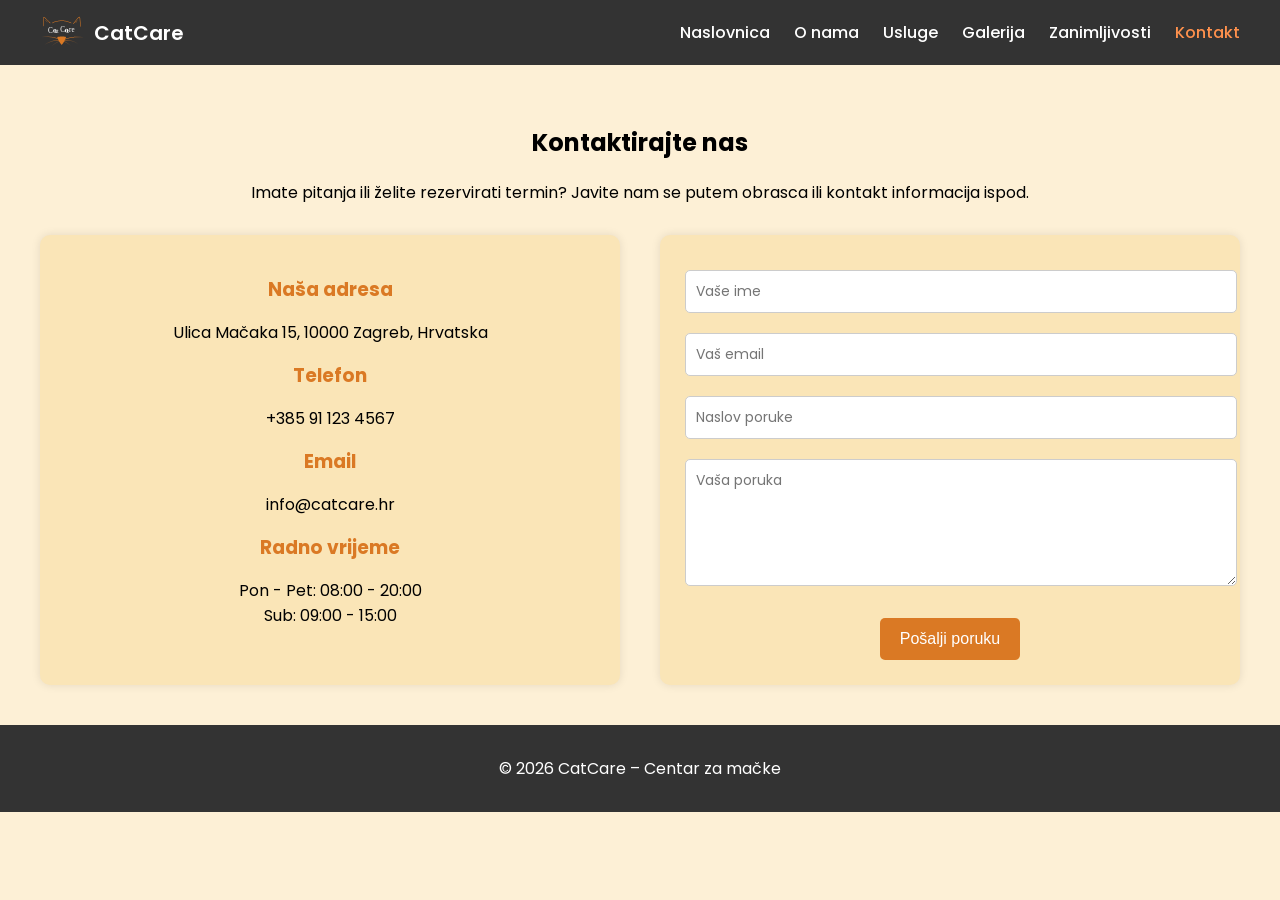
<file: kontakt.html>
<!DOCTYPE html>
<html lang="hr">

<head>
    <meta charset="UTF-8">
    <meta name="viewport" content="width=device-width, initial-scale=1.0">
    <title>Kontakt - CatCare - Centar za mačke</title>
    <link rel="stylesheet" href="style.css">
    <link href="https://fonts.googleapis.com/css2?family=Poppins&display=swap" rel="stylesheet">
</head>

<body>

    <header>
        <div class="container">
            <div class="logo">
                <a href="index.html">
                    <img src="images/logo.svg" alt="CatCare logo" height="35">
                    <span>CatCare</span>
                </a>
            </div>

            <button class="nav-toggle" id="navToggle">☰</button>

            <nav id="navMenu">
                <a href="index.html">Naslovnica</a>
                <a href="onama.html">O nama</a>
                <a href="usluge.html">Usluge</a>
                <a href="galerija.html">Galerija</a>
                <a href="zanimljivosti.html">Zanimljivosti</a>
                <a href="kontakt.html" class="active">Kontakt</a>
            </nav>
        </div>
    </header>

    <section class="contact-section">
        <h1>Kontaktirajte nas</h1>
        <p class="intro">Imate pitanja ili želite rezervirati termin? Javite nam se putem obrasca ili kontakt
            informacija ispod.</p>

        <div class="contact-container">
            <div class="contact-info">
                <h3>Naša adresa</h3>
                <p>Ulica Mačaka 15, 10000 Zagreb, Hrvatska</p>
                <h3>Telefon</h3>
                <p>+385 91 123 4567</p>
                <h3>Email</h3>
                <p>info@catcare.hr</p>
                <h3>Radno vrijeme</h3>
                <p>Pon - Pet: 08:00 - 20:00<br>Sub: 09:00 - 15:00</p>
            </div>

            <form class="contact-form">
                <input type="text" name="name" placeholder="Vaše ime" required>
                <input type="email" name="email" placeholder="Vaš email" required>
                <input type="text" name="subject" placeholder="Naslov poruke" required>
                <textarea name="message" placeholder="Vaša poruka" rows="5" required></textarea>
                <button type="submit" class="btn">Pošalji poruku</button>
            </form>
        </div>

    </section>

    <footer>
        <p>© 2026 CatCare – Centar za mačke</p>
    </footer>

    <button id="scrollTopBtn">⬆</button>
    <script src="script.js"></script>
</body>

</html>
</file>
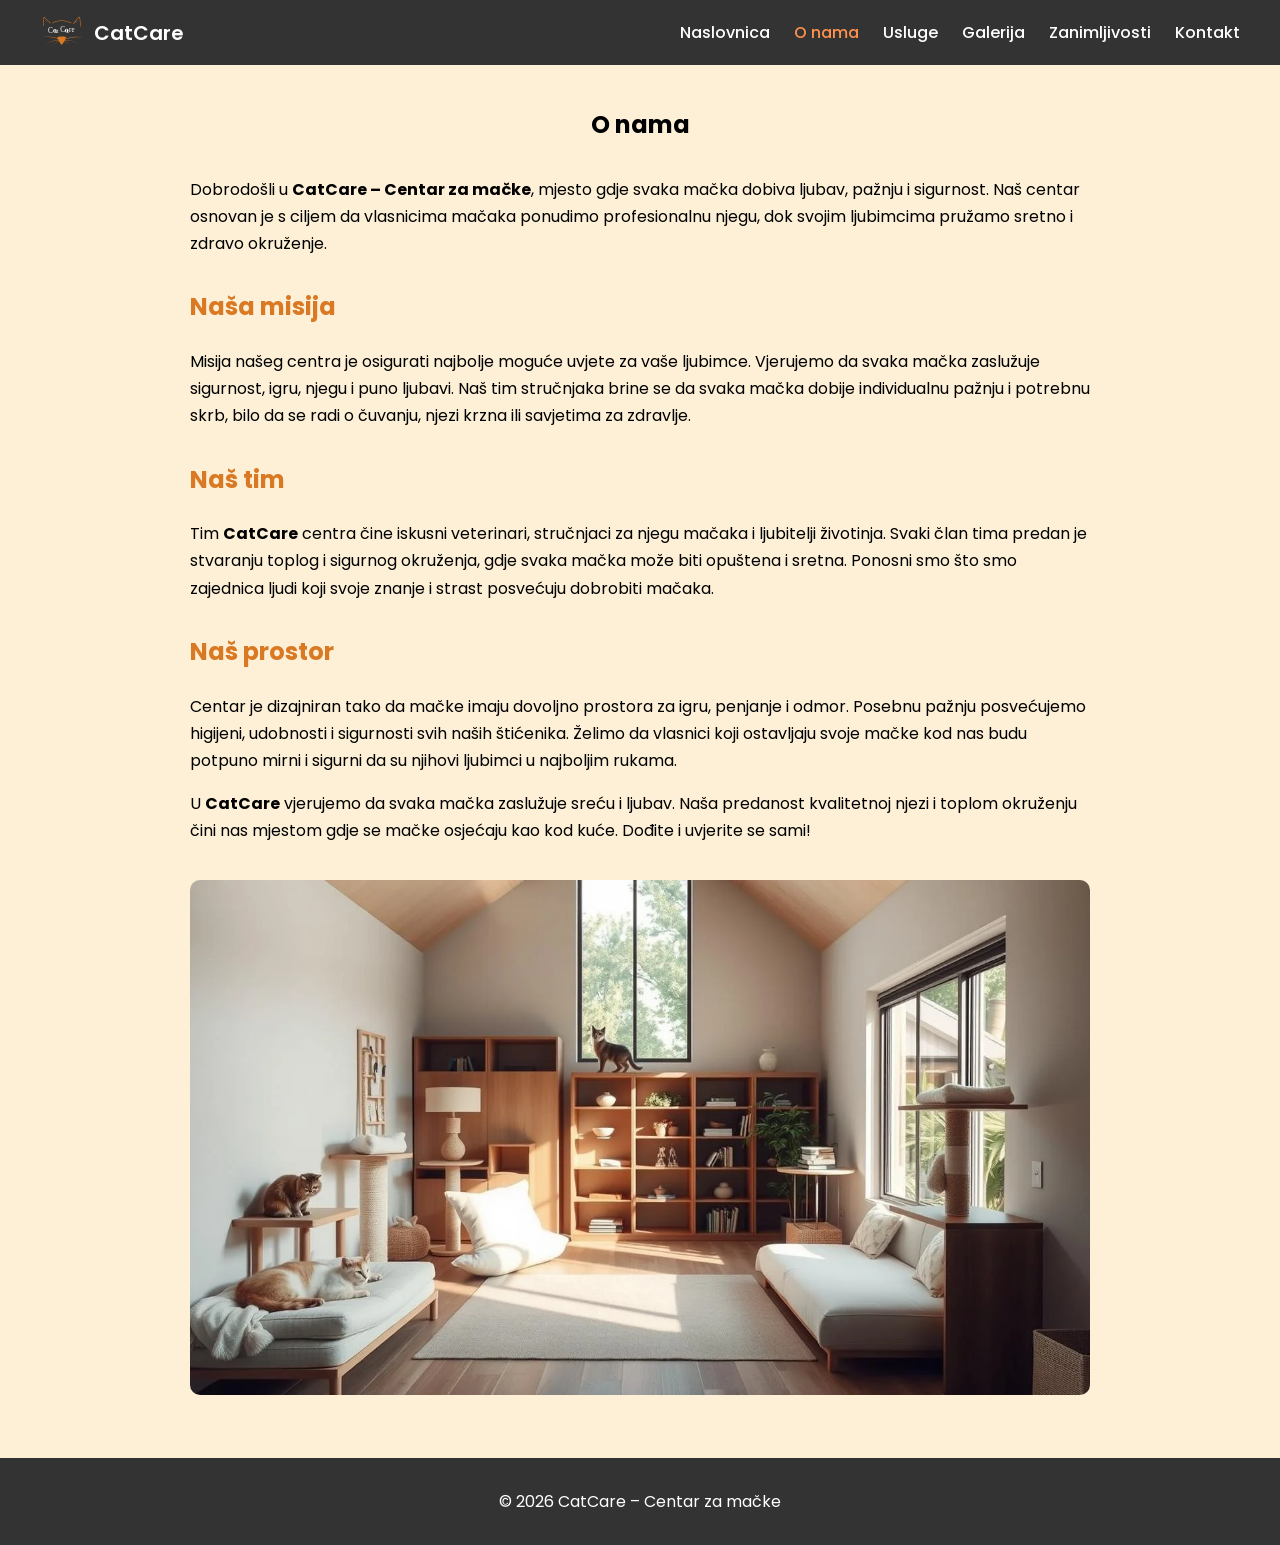
<file: onama.html>
<!DOCTYPE html>
<html lang="hr">

<head>
    <meta charset="UTF-8">
    <meta name="viewport" content="width=device-width, initial-scale=1.0">
    <title>O nama - CatCare - Centar za mačke</title>
    <link rel="stylesheet" href="style.css">
    <link href="https://fonts.googleapis.com/css2?family=Poppins&display=swap" rel="stylesheet">
</head>

<body>

    <header>

        <div class="container">

            <div class="logo">
                <a href="index.html">
                    <img src="images/logo.svg" alt="CatCare logo" height="35">
                    <span>CatCare</span>
                </a>
            </div>

            <button class="nav-toggle" id="navToggle">
                ☰
            </button>

            <nav id="navMenu">
                <a href="index.html">Naslovnica</a>
                <a href="onama.html" class="active">O nama</a>
                <a href="usluge.html">Usluge</a>
                <a href="galerija.html">Galerija</a>
                <a href="zanimljivosti.html">Zanimljivosti</a>
                <a href="kontakt.html">Kontakt</a>
            </nav>

        </div>

    </header>

    <section class="interesting">

        <h1>O nama</h1>

        <p class="intro">
            Dobrodošli u <strong>CatCare – Centar za mačke</strong>, mjesto gdje svaka mačka dobiva ljubav, pažnju i
            sigurnost.
            Naš centar osnovan je s ciljem da vlasnicima mačaka ponudimo profesionalnu njegu, dok svojim ljubimcima
            pružamo
            sretno i zdravo okruženje.
        </p>

        <h2>Naša misija</h2>
        <p>
            Misija našeg centra je osigurati najbolje moguće uvjete za vaše ljubimce. Vjerujemo da svaka mačka zaslužuje
            sigurnost, igru, njegu i puno ljubavi. Naš tim stručnjaka brine se da svaka mačka dobije individualnu pažnju
            i potrebnu skrb, bilo da se radi o čuvanju, njezi krzna ili savjetima za zdravlje.
        </p>

        <h2>Naš tim</h2>
        <p>
            Tim <strong>CatCare</strong> centra čine iskusni veterinari, stručnjaci za njegu mačaka i ljubitelji
            životinja.
            Svaki član tima predan je stvaranju toplog i sigurnog okruženja, gdje svaka mačka može biti opuštena i
            sretna.
            Ponosni smo što smo zajednica ljudi koji svoje znanje i strast posvećuju dobrobiti mačaka.
        </p>

        <h2>Naš prostor</h2>
        <p>
            Centar je dizajniran tako da mačke imaju dovoljno prostora za igru, penjanje i odmor.
            Posebnu pažnju posvećujemo higijeni, udobnosti i sigurnosti svih naših štićenika.
            Želimo da vlasnici koji ostavljaju svoje mačke kod nas budu potpuno mirni i sigurni da su njihovi ljubimci u
            najboljim rukama.
        </p>

        <p class="zakljucak">
            U <strong>CatCare</strong> vjerujemo da svaka mačka zaslužuje sreću i ljubav. Naša predanost kvalitetnoj
            njezi i
            toplom okruženju čini nas mjestom gdje se mačke osjećaju kao kod kuće. Dođite i uvjerite se sami!
        </p>

        <!-- Fotografija centra -->
        <img src="images/centar.webp" alt="Fotografija CatCare centra"
            style="width:100%; border-radius:10px; margin-top:20px;">

    </section>

    <footer>
        <p>© 2026 CatCare – Centar za mačke</p>
    </footer>

    <button id="scrollTopBtn">⬆</button>

    <script src="script.js"></script>

</body>

</html>
</file>
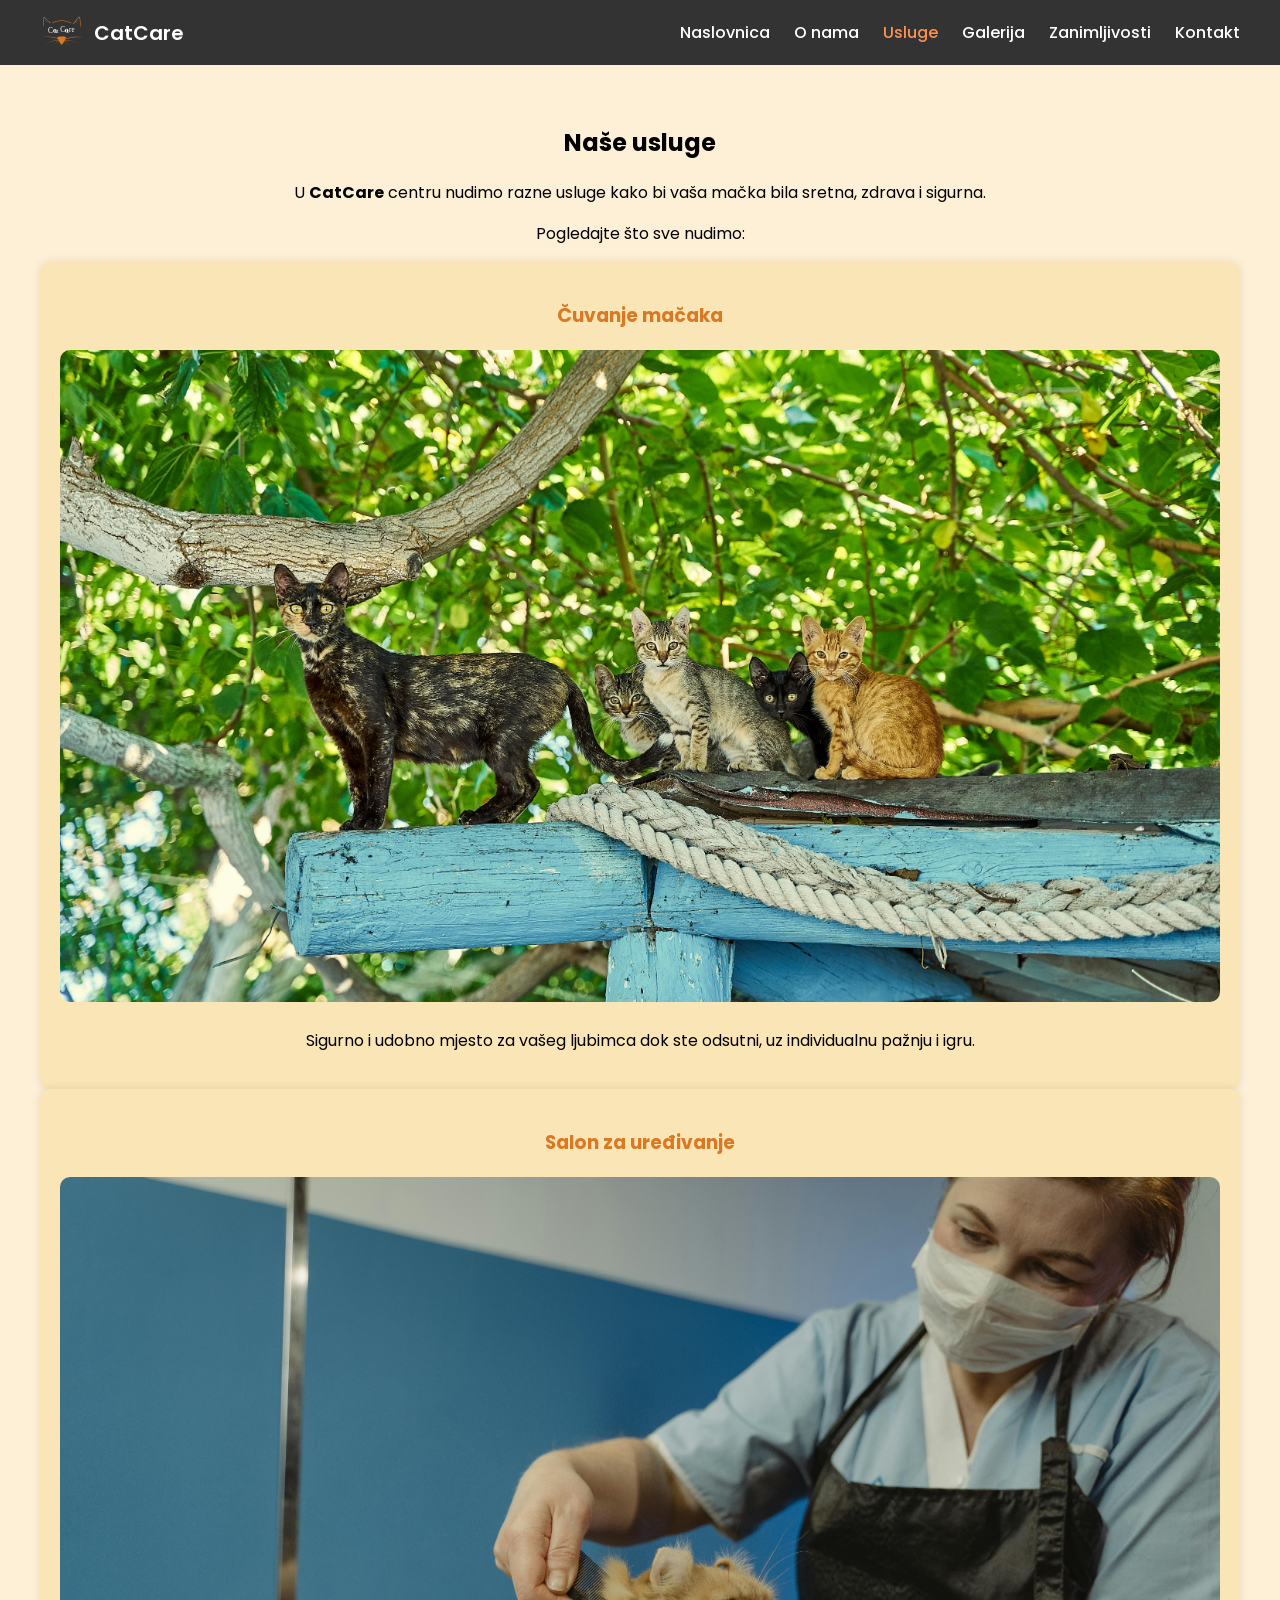
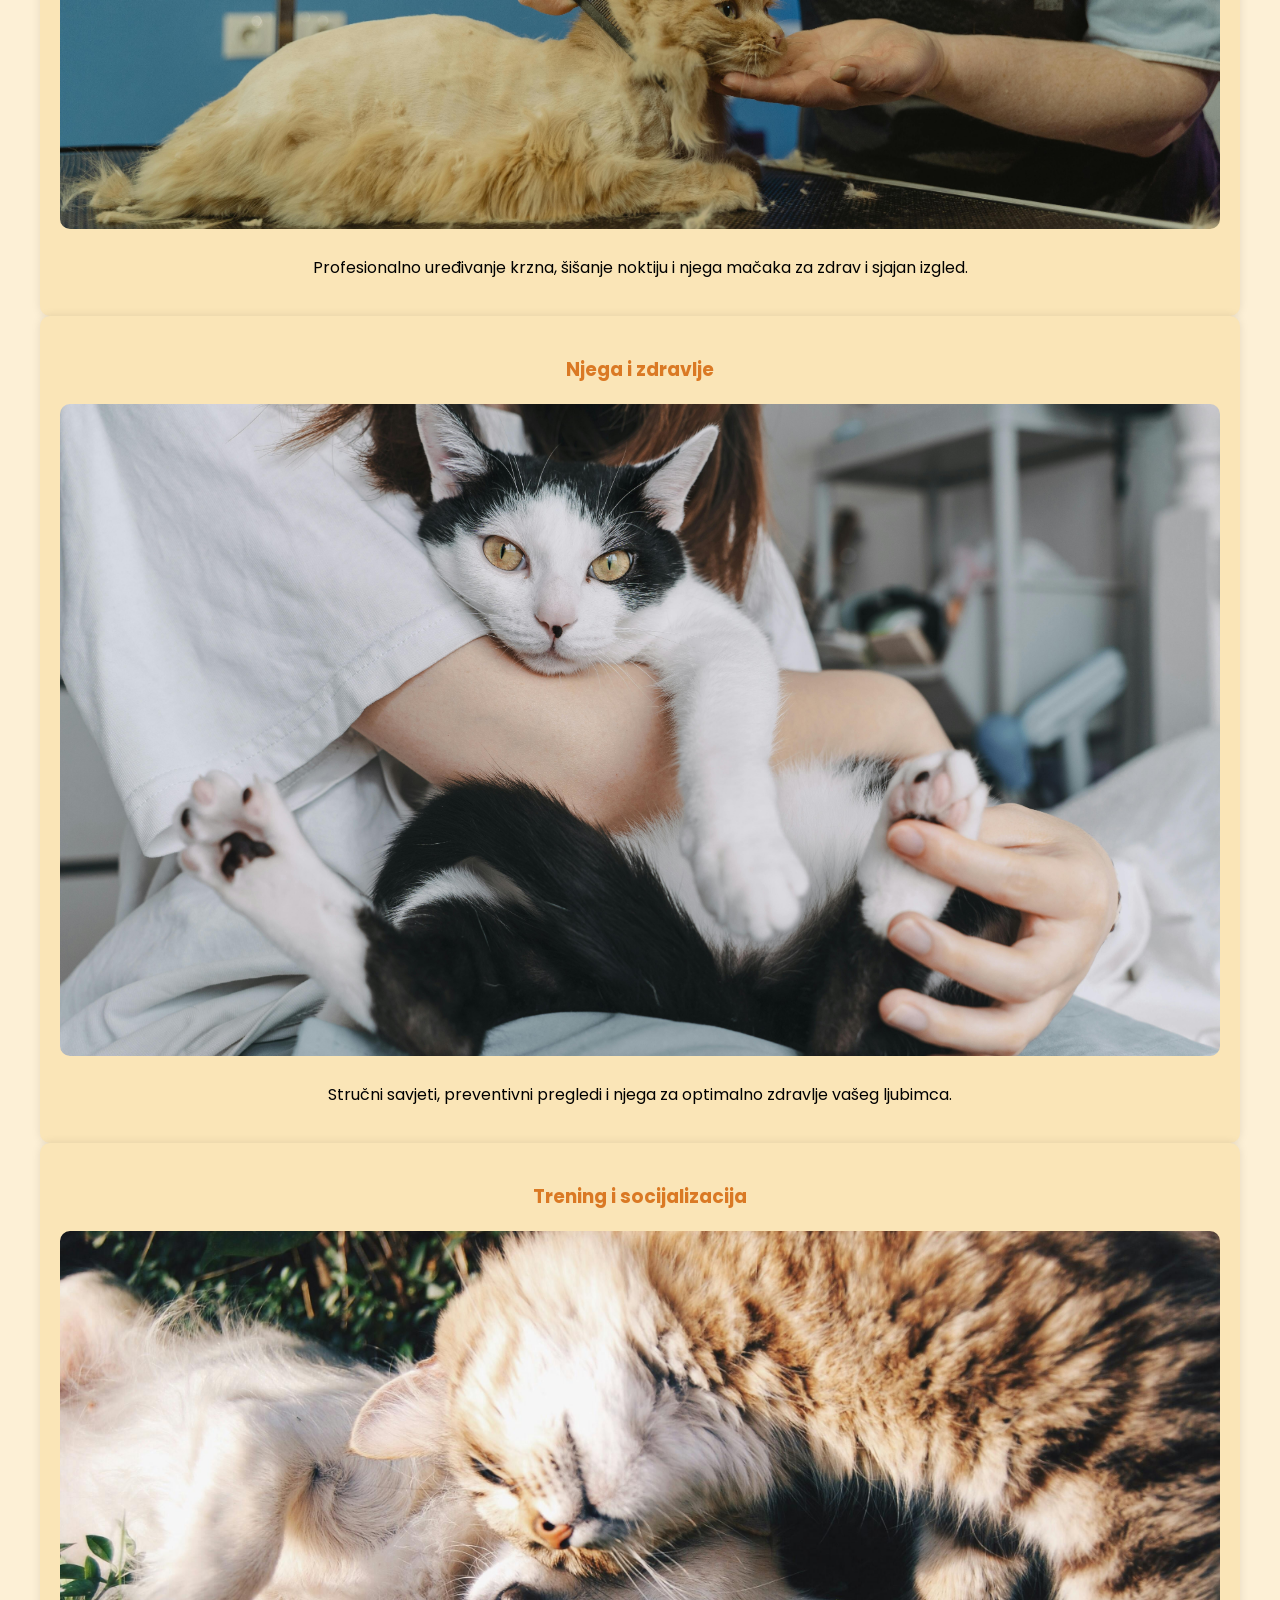
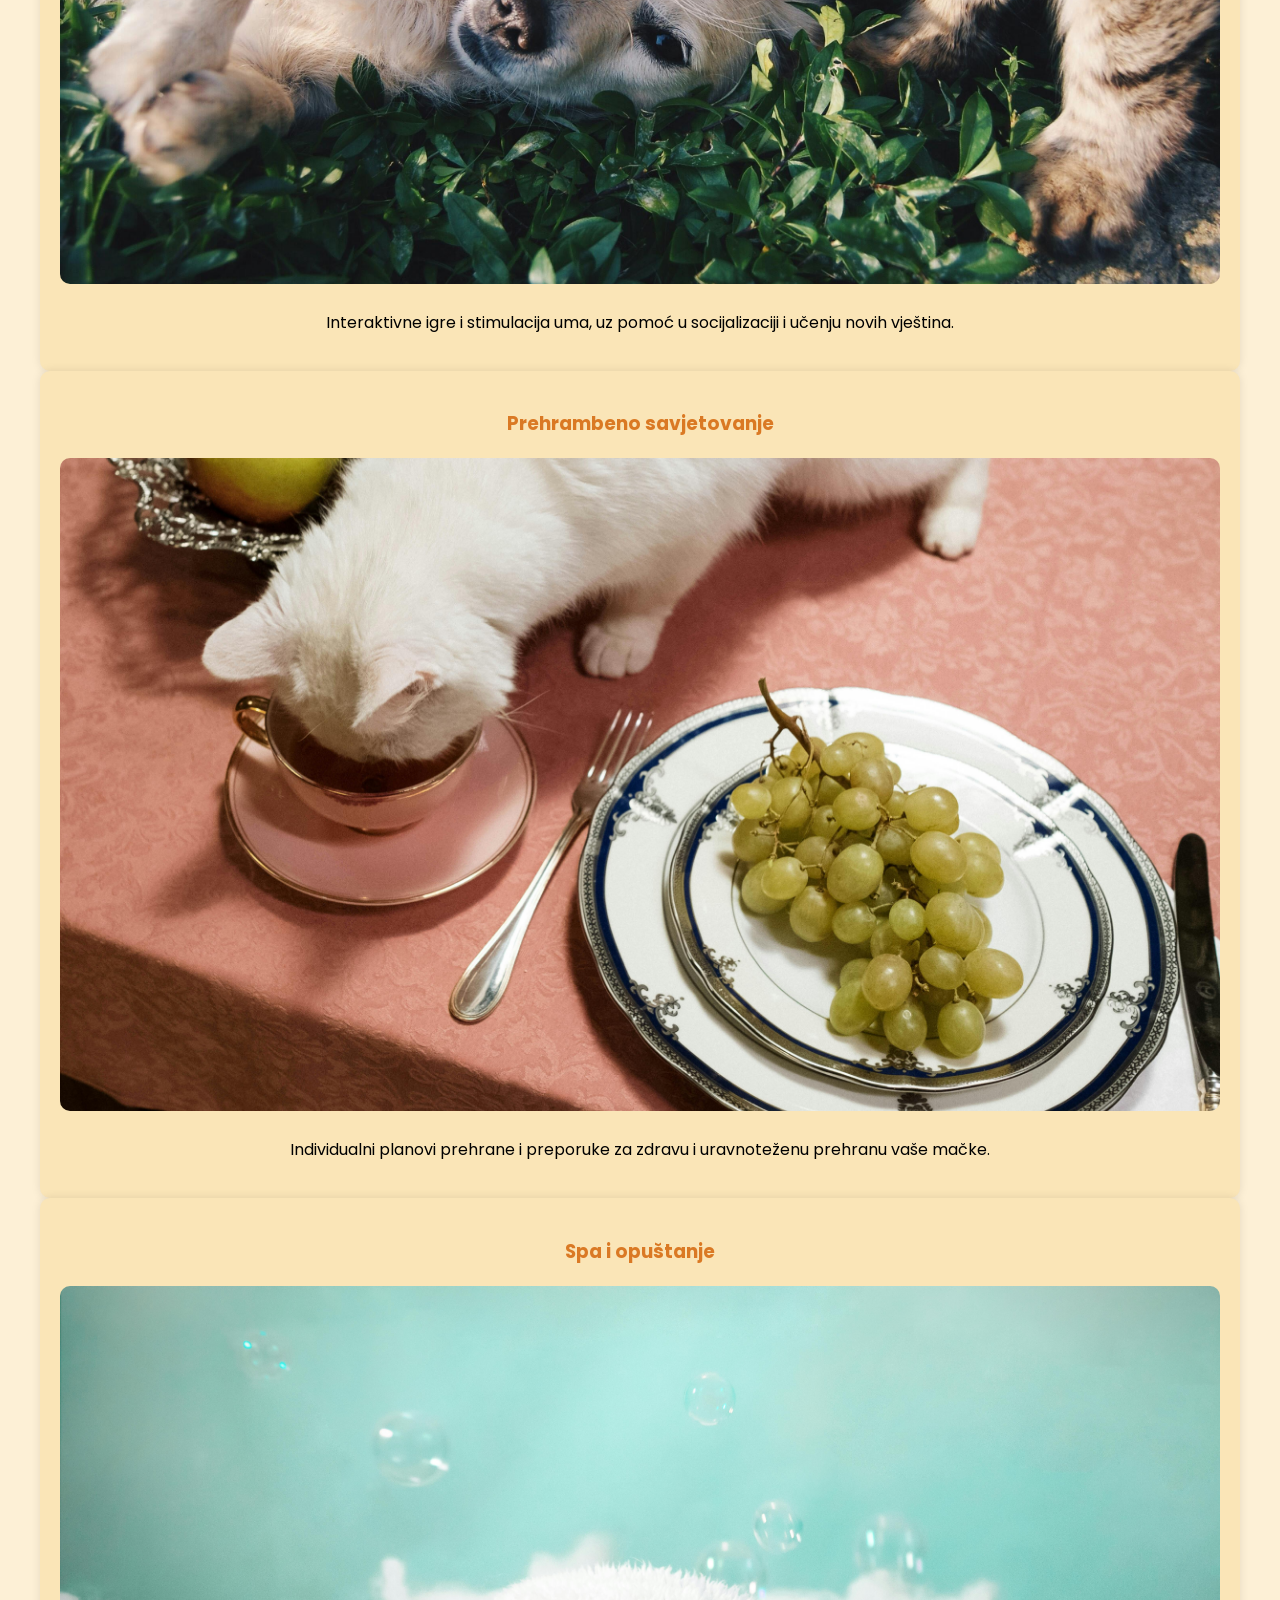
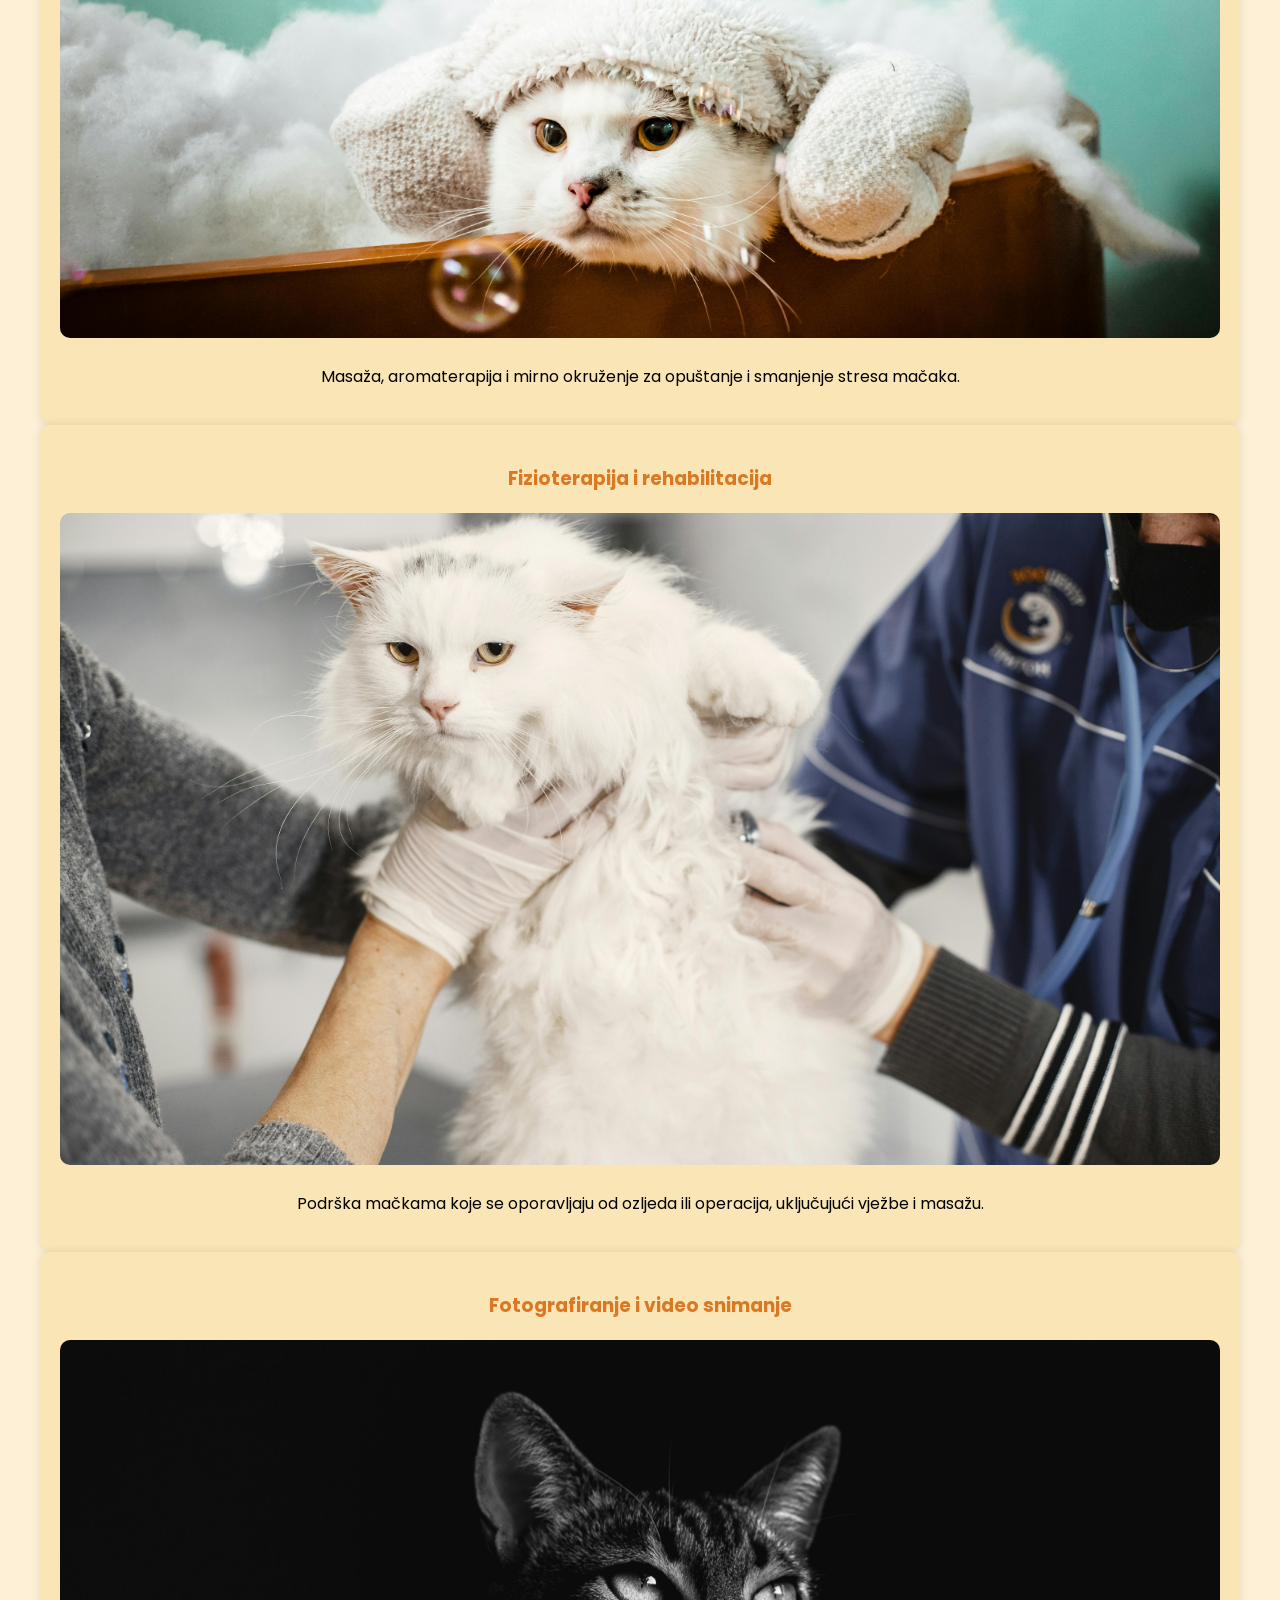
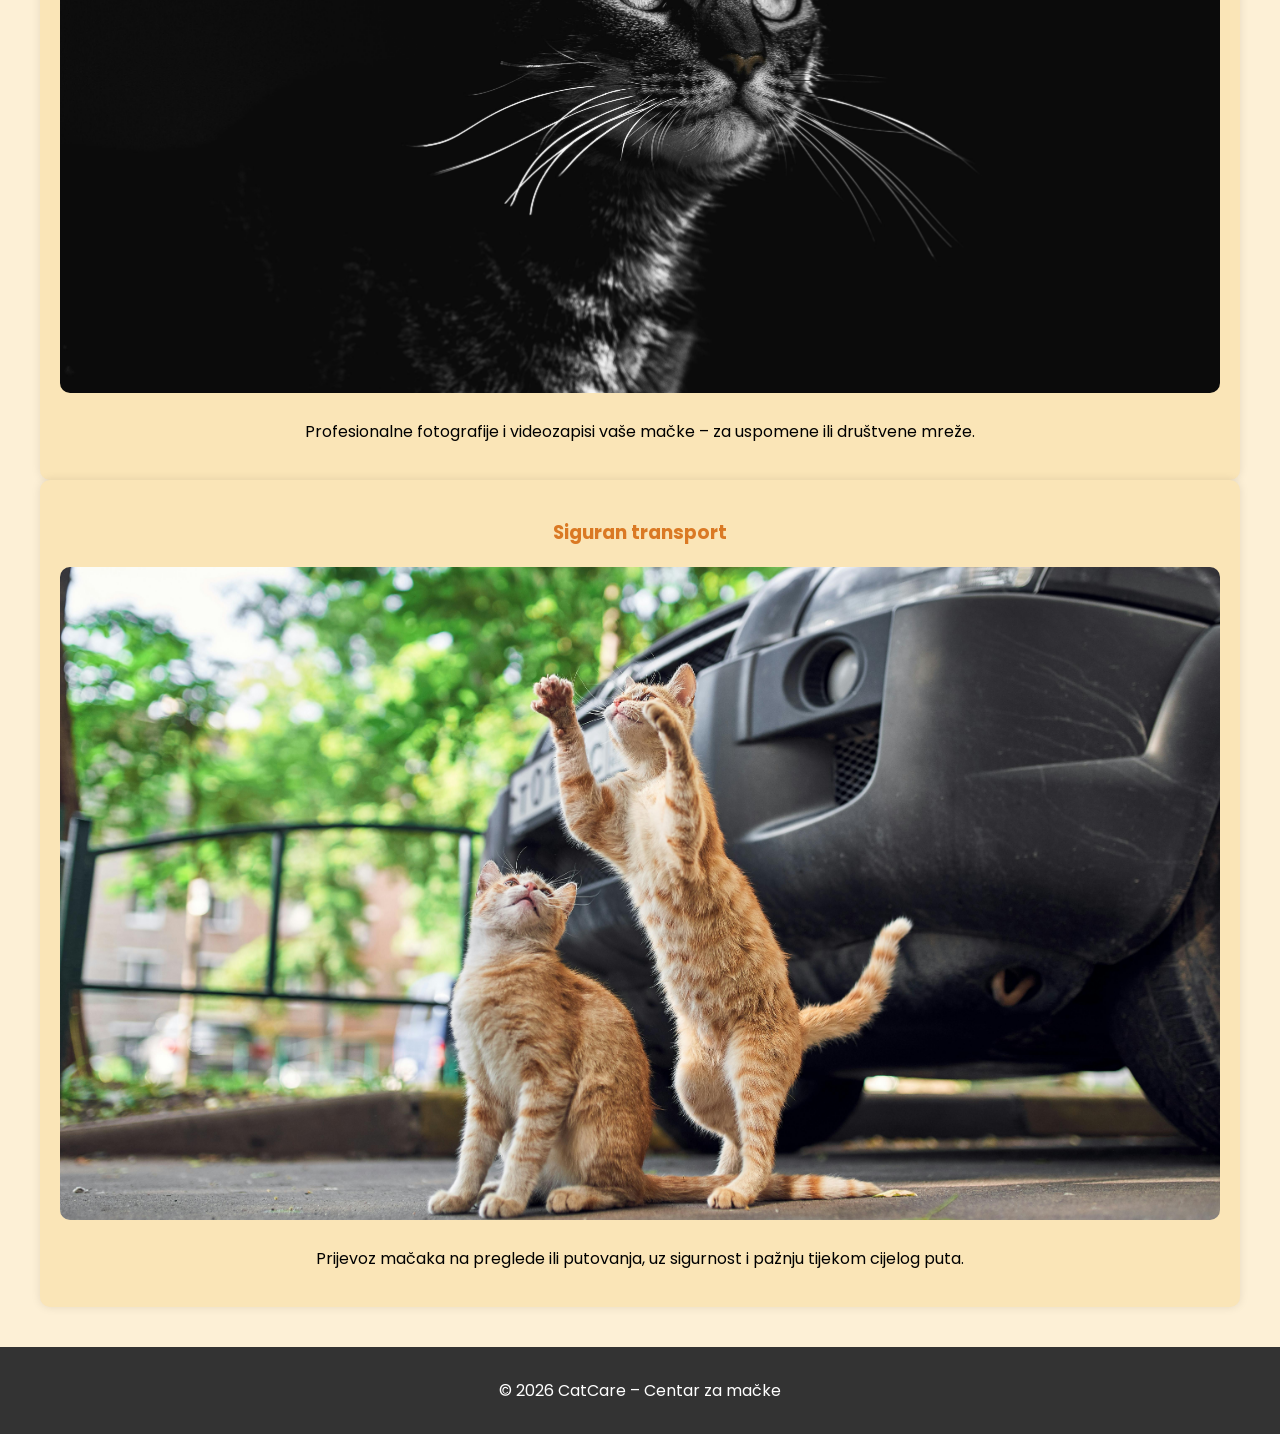
<file: usluge.html>
<!DOCTYPE html>
<html lang="hr">

<head>
    <meta charset="UTF-8">
    <meta name="viewport" content="width=device-width, initial-scale=1.0">
    <title>Usluge - CatCare - Centar za mačke</title>
    <link rel="stylesheet" href="style.css">
    <link href="https://fonts.googleapis.com/css2?family=Poppins&display=swap" rel="stylesheet">
</head>

<body>

    <header>

        <div class="container">

            <div class="logo">
                <a href="index.html">
                    <img src="images/logo.svg" alt="CatCare logo" height="35">
                    <span>CatCare</span>
                </a>
            </div>

            <button class="nav-toggle" id="navToggle">
                ☰
            </button>

            <nav id="navMenu">
                <a href="index.html">Naslovnica</a>
                <a href="onama.html">O nama</a>
                <a href="usluge.html" class="active">Usluge</a>
                <a href="galerija.html">Galerija</a>
                <a href="zanimljivosti.html">Zanimljivosti</a>
                <a href="kontakt.html">Kontakt</a>
            </nav>

        </div>

    </header>

    <section class="services">

        <h1>Naše usluge</h1>
        <p class="intro">
            U <strong>CatCare</strong> centru nudimo razne usluge kako bi vaša mačka bila sretna, zdrava i sigurna.
        </p>
        <p class="intro">
            Pogledajte što sve nudimo:
        </p>

        <div class="service-container-u">

            <div class="card-u">
                <h3>Čuvanje mačaka</h3>
                <div class="service-img-wrapper">
                    <img src="images/cuvanje.jpg" alt="Čuvanje mačaka" class="service-img">
                </div>
                <p>Sigurno i udobno mjesto za vašeg ljubimca dok ste odsutni, uz individualnu pažnju i igru.</p>
            </div>

            <div class="card-u">
                <h3>Salon za uređivanje</h3>
                <div class="service-img-wrapper">
                    <img src="images/uredivanje.jpg" alt="Uređivanje mačaka" class="service-img">
                </div>
                <p>Profesionalno uređivanje krzna, šišanje noktiju i njega mačaka za zdrav i sjajan izgled.</p>
            </div>

            <div class="card-u">
                <h3>Njega i zdravlje</h3>
                <div class="service-img-wrapper">
                    <img src="images/njega.jpg" alt="Njega i zdravlje mačaka" class="service-img">
                </div>
                <p>Stručni savjeti, preventivni pregledi i njega za optimalno zdravlje vašeg ljubimca.</p>
            </div>

            <div class="card-u">
                <h3>Trening i socijalizacija</h3>
                <div class="service-img-wrapper">
                    <img src="images/trening.jpg" alt="Treniranje mačaka" class="service-img">
                </div>
                <p>Interaktivne igre i stimulacija uma, uz pomoć u socijalizaciji i učenju novih vještina.</p>
            </div>

            <div class="card-u">
                <h3>Prehrambeno savjetovanje</h3>
                <div class="service-img-wrapper">
                    <img src="images/savjetovanje.jpg" alt="Prehrambeno savjetovanje mačaka" class="service-img">
                </div>
                <p>Individualni planovi prehrane i preporuke za zdravu i uravnoteženu prehranu vaše mačke.</p>
            </div>

            <div class="card-u">
                <h3>Spa i opuštanje</h3>
                <div class="service-img-wrapper">
                    <img src="images/spa.jpg" alt="Spa i opuštanje mačaka" class="service-img">
                </div>
                <p>Masaža, aromaterapija i mirno okruženje za opuštanje i smanjenje stresa mačaka.</p>
            </div>

            <div class="card-u">
                <h3>Fizioterapija i rehabilitacija</h3>
                <div class="service-img-wrapper">
                    <img src="images/fizio.jpg" alt="Fizioterapija i rehabilitacija mačaka" class="service-img">
                </div>
                <p>Podrška mačkama koje se oporavljaju od ozljeda ili operacija, uključujući vježbe i masažu.</p>
            </div>

            <div class="card-u">
                <h3>Fotografiranje i video snimanje</h3>
                <div class="service-img-wrapper">
                    <img src="images/foto.jpg" alt="Fotografiranje i video snimanje mačaka" class="service-img">
                </div>
                <p>Profesionalne fotografije i videozapisi vaše mačke – za uspomene ili društvene mreže.</p>
            </div>

            <div class="card-u">
                <h3>Siguran transport</h3>
                <div class="service-img-wrapper">
                    <img src="images/transport.jpg" alt="Siguran transport mačaka" class="service-img">
                </div>
                <p>Prijevoz mačaka na preglede ili putovanja, uz sigurnost i pažnju tijekom cijelog puta.</p>
            </div>

        </div>

    </section>

    <footer>
        <p>© 2026 CatCare – Centar za mačke</p>
    </footer>

    <button id="scrollTopBtn">⬆</button>

    <script src="script.js"></script>

</body>

</html>
</file>
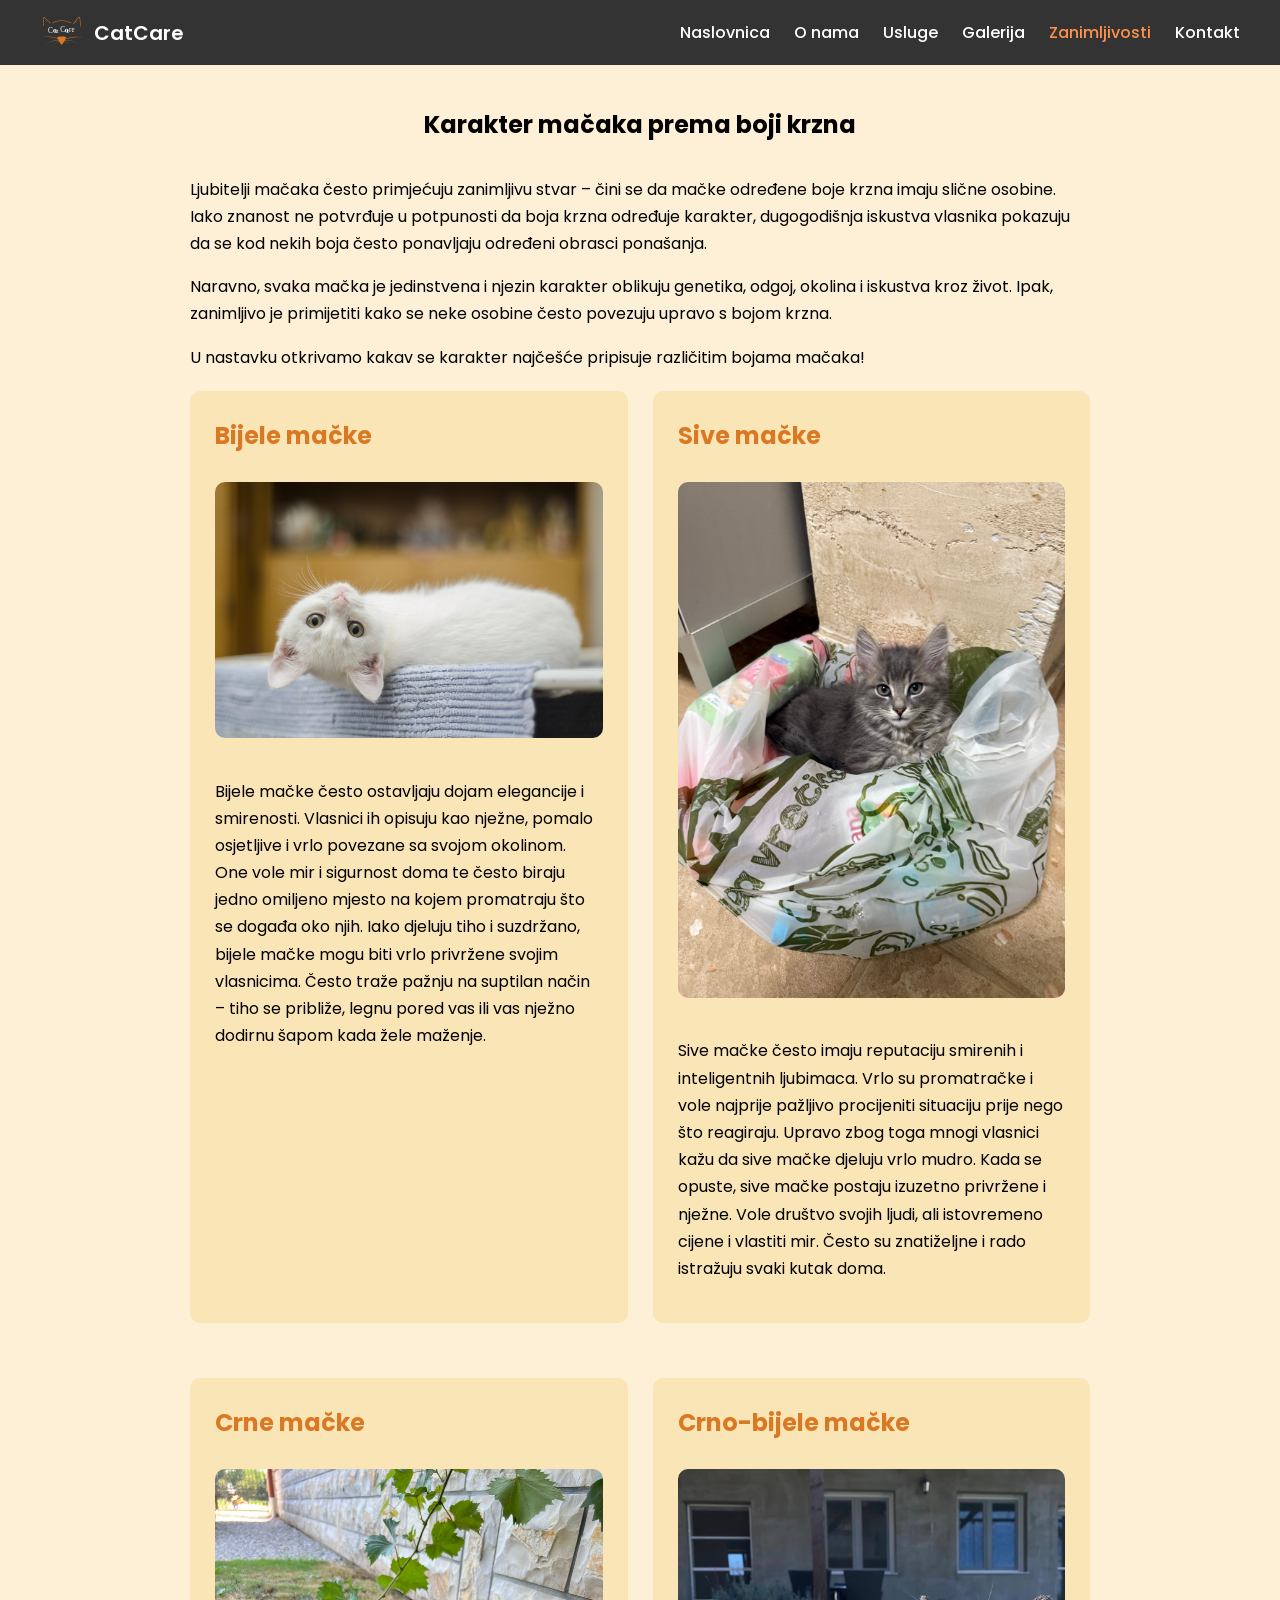
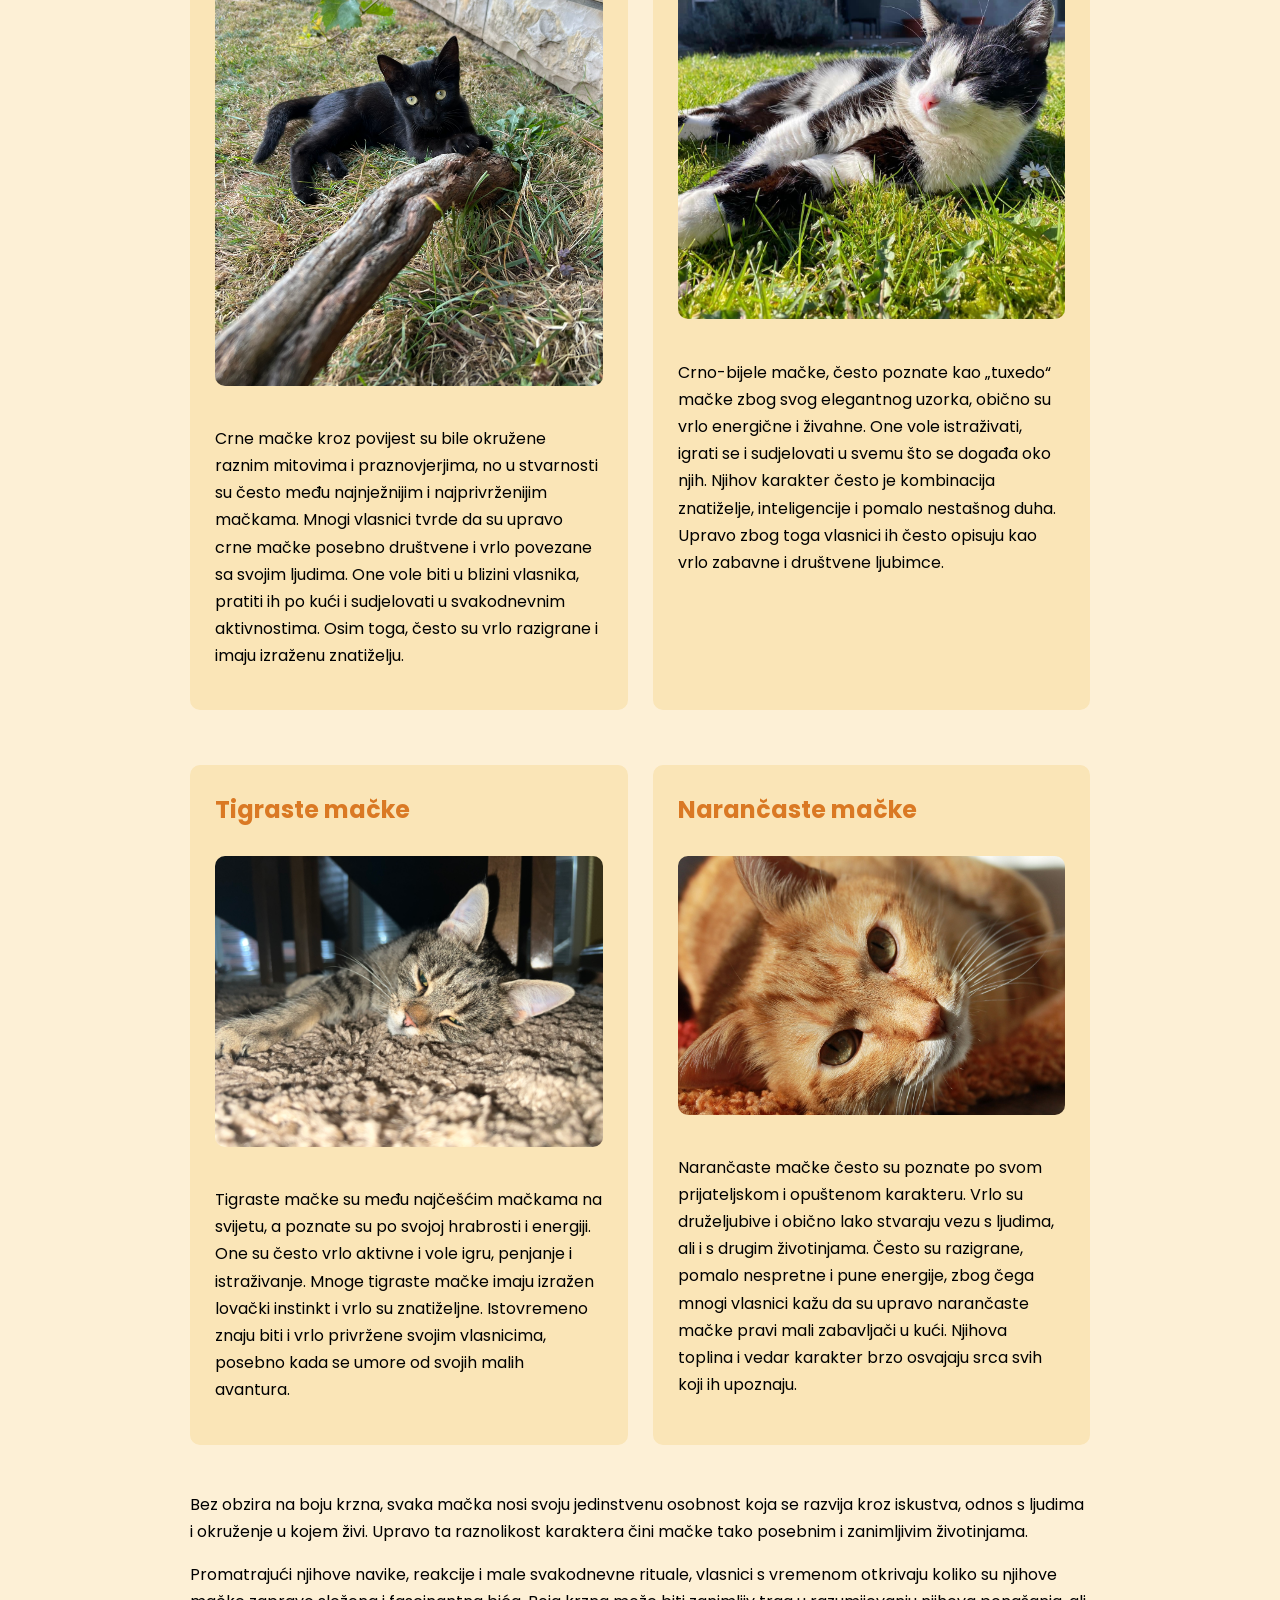
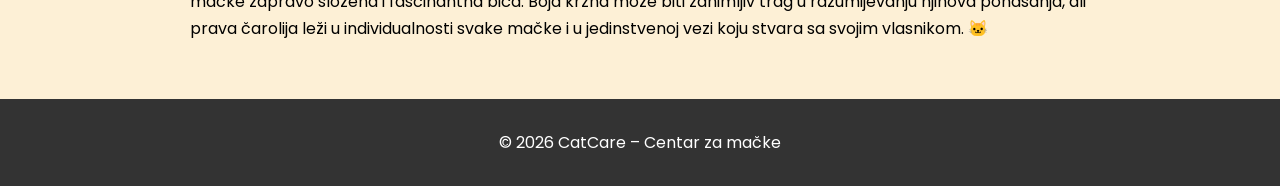
<file: zanimljivosti.html>
<!DOCTYPE html>
<html lang="hr">

<head>
    <meta charset="UTF-8">
    <meta name="viewport" content="width=device-width, initial-scale=1.0">
    <title>Zanimljivosti - CatCare - Centar za mačke</title>
    <link rel="stylesheet" href="style.css">
    <link href="https://fonts.googleapis.com/css2?family=Poppins&display=swap" rel="stylesheet">
</head>

<body>

    <header>
        <div class="container">

            <div class="logo">
                <a href="index.html">
                    <img src="images/logo.svg" alt="CatCare logo" height="35">
                    <span>CatCare</span>
                </a>
            </div>

            <button class="nav-toggle" id="navToggle">☰</button>

            <nav id="navMenu">
                <a href="index.html">Naslovnica</a>
                <a href="onama.html">O nama</a>
                <a href="usluge.html">Usluge</a>
                <a href="galerija.html">Galerija</a>
                <a href="zanimljivosti.html" class="active">Zanimljivosti</a>
                <a href="kontakt.html">Kontakt</a>
            </nav>

        </div>
    </header>


    <section class="interesting">

        <h1>Karakter mačaka prema boji krzna</h1>

        <p class="intro">
            Ljubitelji mačaka često primjećuju zanimljivu stvar – čini se da mačke određene boje krzna imaju slične
            osobine. Iako znanost ne potvrđuje u potpunosti da boja krzna određuje karakter, dugogodišnja iskustva
            vlasnika pokazuju da se kod nekih boja često ponavljaju određeni obrasci ponašanja.
        </p>

        <p class="intro">
            Naravno, svaka mačka je jedinstvena i njezin karakter oblikuju genetika, odgoj, okolina i iskustva kroz
            život. Ipak, zanimljivo je primijetiti kako se neke osobine često povezuju upravo s bojom krzna.
        </p>

        <p class="intro">U nastavku otkrivamo kakav se karakter najčešće pripisuje različitim bojama mačaka!</p>


        <div class="cat-container">
            <div class="cat-card">
                <h2>Bijele mačke</h2>
                <img src="images/bijelo.jpg" alt="Bijela mačka">

                <p>
                    Bijele mačke često ostavljaju dojam elegancije i smirenosti. Vlasnici ih opisuju kao nježne, pomalo
                    osjetljive i vrlo povezane sa svojom okolinom. One vole mir i sigurnost doma te često biraju jedno
                    omiljeno mjesto na kojem promatraju što se događa oko njih.

                    Iako djeluju tiho i suzdržano, bijele mačke mogu biti vrlo privržene svojim vlasnicima. Često traže
                    pažnju na suptilan način – tiho se približe, legnu pored vas ili vas nježno dodirnu šapom kada žele
                    maženje.
                </p>
            </div>


            <div class="cat-card">
                <h2>Sive mačke</h2>
                <img src="images/sivo.jpeg" alt="Siva mačka">

                <p>
                    Sive mačke često imaju reputaciju smirenih i inteligentnih ljubimaca. Vrlo su promatračke i vole
                    najprije pažljivo procijeniti situaciju prije nego što reagiraju. Upravo zbog toga mnogi vlasnici
                    kažu
                    da sive mačke djeluju vrlo mudro.

                    Kada se opuste, sive mačke postaju izuzetno privržene i nježne. Vole društvo svojih ljudi, ali
                    istovremeno cijene i vlastiti mir. Često su znatiželjne i rado istražuju svaki kutak doma.
                </p>
            </div>

            <div class="cat-card">
                <h2>Crne mačke</h2>
                <img src="images/crno.JPEG" alt="Crna mačka">

                <p>
                    Crne mačke kroz povijest su bile okružene raznim mitovima i praznovjerjima, no u stvarnosti su često
                    među najnježnijim i najprivrženijim mačkama. Mnogi vlasnici tvrde da su upravo crne mačke posebno
                    društvene i vrlo povezane sa svojim ljudima.

                    One vole biti u blizini vlasnika, pratiti ih po kući i sudjelovati u svakodnevnim aktivnostima. Osim
                    toga, često su vrlo razigrane i imaju izraženu znatiželju.
                </p>
            </div>


            <div class="cat-card">
                <h2>Crno-bijele mačke</h2>
                <img src="images/crno-bijelo.JPEG" alt="Crno-bijela mačka">

                <p>
                    Crno-bijele mačke, često poznate kao „tuxedo“ mačke zbog svog elegantnog uzorka, obično su vrlo
                    energične i živahne. One vole istraživati, igrati se i sudjelovati u svemu što se događa oko njih.

                    Njihov karakter često je kombinacija znatiželje, inteligencije i pomalo nestašnog duha. Upravo zbog
                    toga
                    vlasnici ih često opisuju kao vrlo zabavne i društvene ljubimce.
                </p>
            </div>


            <div class="cat-card">
                <h2>Tigraste mačke</h2>
                <img src="images/tigrasto.jpeg" alt="Tigrasta mačka">

                <p>
                    Tigraste mačke su među najčešćim mačkama na svijetu, a poznate su po svojoj hrabrosti i energiji.
                    One su
                    često vrlo aktivne i vole igru, penjanje i istraživanje.

                    Mnoge tigraste mačke imaju izražen lovački instinkt i vrlo su znatiželjne. Istovremeno znaju biti i
                    vrlo
                    privržene svojim vlasnicima, posebno kada se umore od svojih malih avantura.
                </p>
            </div>


            <div class="cat-card">
                <h2>Narančaste mačke</h2>
                <img src="images/narancasto.jpg" alt="Narančasta mačka">

                <p>
                    Narančaste mačke često su poznate po svom prijateljskom i opuštenom karakteru. Vrlo su druželjubive
                    i
                    obično lako stvaraju vezu s ljudima, ali i s drugim životinjama.

                    Često su razigrane, pomalo nespretne i pune energije, zbog čega mnogi vlasnici kažu da su upravo
                    narančaste mačke pravi mali zabavljači u kući. Njihova toplina i vedar karakter brzo osvajaju srca
                    svih
                    koji ih upoznaju.
                </p>
            </div>
        </div>


        <p class="zakljucak">
            Bez obzira na boju krzna, svaka mačka nosi svoju jedinstvenu osobnost koja se razvija kroz iskustva,
            odnos s ljudima i okruženje u kojem živi. Upravo ta raznolikost karaktera čini mačke tako posebnim i
            zanimljivim životinjama.
        </p>
        <p class="zakljucak">
            Promatrajući njihove navike, reakcije i male svakodnevne rituale, vlasnici s vremenom otkrivaju koliko su
            njihove mačke zapravo
            složena i fascinantna bića. Boja krzna može biti zanimljiv trag u razumijevanju njihova ponašanja, ali prava
            čarolija leži u
            individualnosti svake mačke i u jedinstvenoj vezi koju stvara sa svojim vlasnikom. 🐱
        </p>



    </section>


    <footer>
        <p>© 2026 CatCare – Centar za mačke</p>
    </footer>

    <script src="script.js"></script>

</body>

</html>
</file>
<file: style.css>
html {
    scroll-behavior: smooth;
}

body {
    font-family: 'Poppins', sans-serif;
    margin: 0;
    background-color: #fdf0d6;
}

header {
    background-color: #333;
    color: white;
    padding: 15px 15px;
}

.container {
    display: flex;
    justify-content: space-between;
    align-items: center;
    max-width: 1200px;
    margin: auto;
}

header .container {
    max-width: 1200px;
    margin: auto;
}

.logo a {
    display: flex;
    align-items: center;
    text-decoration: none;
    color: white;
    font-weight: 600;
    font-size: 20px;
}

.logo a:hover {
    color: #ff914d;
}

.logo img {
    margin-right: 10px;
}

.nav-toggle {
    font-size: 28px;
    background: none;
    border: none;
    color: #ff914d;
    cursor: pointer;
    display: none;
    transition: color 0.3s;
}

nav a {
    color: white;
    margin-left: 20px;
    text-decoration: none;
    font-weight: 500;
    padding: 5px 0;
}

nav a:hover,
nav a.active {
    color: #ff914d;
}

.hero {
    height: 450px;
    background-image: url("images/cat-hero.png");
    background-size: cover;
    background-position: center;
    display: flex;
    justify-content: center;
    align-items: center;
    text-align: center;
    color: white;
}

.hero-content {
    background-color: rgba(0, 0, 0, 0.5);
    padding: 30px;
    border-radius: 10px;
}

.hero h1 {
    font-size: 40px;
    margin-bottom: 10px;
}

.hero p {
    font-size: 18px;
}

.btn {
    display: inline-block;
    margin-top: 15px;
    background-color: #da7924;
    color: white;
    padding: 10px 20px;
    text-decoration: none;
    border-radius: 5px;
}

.btn:hover {
    background-color: #b54d10;
    transform: scale(1.05);
}

.services {
    padding: 40px;
    text-align: center;
}

.service-container {
    display: flex;
    justify-content: center;
    gap: 20px;
}

.service-containter-u {
    display: grid;
    grid-template-columns: repeat(3, 1fr);
    gap: 20px;
    margin-top: 20px;
}

.service-img-wrapper {
    width: 100%;
    aspect-ratio: 16 / 9;
    overflow: hidden;
    border-radius: 10px;
    margin: 10px 0;
}

.service-img {
    width: 100%;
    height: 100%;
    object-fit: cover;
    display: block;
}

.card-u {
    background: #fae5b7;
    padding: 20px;
    border-radius: 10px;
    box-shadow: 0 0 10px rgba(0, 0, 0, 0.1);
    transition: transform 0.3s ease, box-shadow 0.3s ease;
    display: flex;
    flex-direction: column;
    justify-content: space-between;
    min-height: 220px;
}

.card-u:hover {
    transform: translateY(-10px);
    box-shadow: 0 8px 15px rgba(0, 0, 0, 0.15);
}

.card-u h3 {
    color: #da7924;
    margin-bottom: 10px;
}

.card {
    background: #fae5b7;
    padding: 20px;
    width: 250px;
    box-shadow: 0 0 10px rgba(0, 0, 0, 0.1);
    transition: transform 0.3s;
    border-radius: 10px;
}

.card:hover {
    transform: translateY(-10px);
}

.stats {
    padding: 40px;
    text-align: center;
}

.stats-container {
    display: flex;
    justify-content: center;
    gap: 40px;
    flex-wrap: wrap;
    margin-top: 20px;
}

.stat {
    padding: 20px;
}

.stat h3 {
    font-size: 40px;
    color: #da7924;
}

.video {
    text-align: center;
    padding: 40px;
}

.video video {
    max-width: 800px;
    width: 100%;
    border-radius: 10px;
    box-shadow: 0 5px 15px rgba(0, 0, 0, 0.2);
}

footer {
    background-color: #333;
    color: white;
    text-align: center;
    padding: 15px;
}

#scrollTopBtn {
    position: fixed;
    bottom: 30px;
    right: 30px;
    background-color: #da7924;
    color: white;
    border: none;
    padding: 12px 16px;
    font-size: 18px;
    border-radius: 50%;
    cursor: pointer;
    display: none;
    box-shadow: 0 4px 10px rgba(0, 0, 0, 0.2);
}

#scrollTopBtn:hover {
    background-color: #ff7a2e;
}

.gallery {
    display: grid;
    grid-template-columns: repeat(3, 1fr);
    gap: 15px;
    margin-top: 20px;
}

.gallery-section {
    padding: 40px;
    text-align: center;
}

.gallery img {
    width: 100%;
    transition: transform 0.3s;
    box-shadow: 0 5px 15px rgba(0, 0, 0, 0.2);
    border-radius: 10px;
}

.gallery img:hover {
    box-shadow: 0 5px 15px rgba(0, 0, 0, 0.2);
}

@media (max-width: 768px) {

    .container {
        flex-direction: row;
        justify-content: space-between;
        align-items: center;
    }

    nav {
        margin-top: 10px;
        display: none;
        flex-direction: column;
        background-color: #333;
        width: 100%;
    }

    nav a {
        display: block;
        margin: 5px 0;
        padding: 10px;
        border-top: 1px solid #444;
    }

    nav.active {
        display: flex;
    }

    .nav-toggle {
        display: block;
    }

    .nav-toggle:hover {
        color: #ff7a2e;
    }

    .hero {
        height: 450px;
        padding: 20px;
    }

    .hero h1 {
        font-size: 28px;
    }

    .service-container {
        flex-direction: column;
        align-items: center;
    }

    .service-container-u {
        display: grid;
        grid-template-columns: 1fr;
        gap: 20px;
        margin-top: 20px;
    }

    .gallery {
        grid-template-columns: repeat(2, 1fr);
    }

}

@media (max-width: 992px) {
    .service-container-u {
        grid-template-columns: repeat(2, 1fr);
    }
}

.uvod,
.end {
    max-width: 700px;
    margin: 20px auto;
    text-align: center;
}

#lightbox {
    display: none;
    position: fixed;
    z-index: 1000;
    top: 0;
    left: 0;
    width: 100%;
    height: 100%;
    background: rgba(0, 0, 0, 0.8);
    justify-content: center;
    align-items: center;
}

#lightbox img {
    max-width: 90%;
    max-height: 90%;
    border-radius: 10px;
    box-shadow: 0 5px 15px rgba(0, 0, 0, 0.3);
    transition: transform 0.3s ease;
}

#lightbox img:hover {
    transform: scale(1.05);
}

.interesting {
    max-width: 900px;
    margin: auto;
    padding: 20px 40px 40px 40px;
    line-height: 1.7;
}

.interesting h1 {
    text-align: center;
    margin-bottom: 30px;
}

.interesting h2 {
    color: #da7924;
    margin-top: 30px;
}

.interesting img {
    width: 100%;
    border-radius: 10px;
    margin: 15px 0;
}

.cat-card {
    background: #fae5b7;
    padding: 25px;
    border-radius: 10px;
    margin-bottom: 30px;
    transition: transform 0.3s ease, box-shadow 0.3s ease;
}

.cat-card h2 {
    color: #da7924;
    margin-bottom: 10px;
    margin-top: 0;
}

.cat-card:hover {
    transform: translateY(-8px);
    box-shadow: 0 8px 15px rgba(0, 0, 0, 0.15);
}

.cat-container {
    display: grid;
    grid-template-columns: repeat(2, 1fr);
    gap: 25px;
    margin-top: 20px;
}

@media (max-width: 768px) {
    .cat-container {
        grid-template-columns: 1fr;
    }

    .intro,
    .zakljucak {
        text-align: center;
    }

    .intro {
        max-width: 700px;
        margin: auto;
    }

    .service-container-u {
        grid-template-columns: 1fr;
    }

}

.contact-section {
    padding: 40px;
    text-align: center;
}

.contact-container {
    display: flex;
    justify-content: space-between;
    gap: 40px;
    margin-top: 30px;
    flex-wrap: wrap;
}

.contact-info,
.contact-form {
    flex: 1 1 300px;
    background: #fae5b7;
    padding: 25px;
    border-radius: 10px;
    box-shadow: 0 0 10px rgba(0, 0, 0, 0.1);
}

.contact-info h3 {
    color: #da7924;
    margin-top: 15px;
    margin-bottom: 5px;
}

.contact-form input,
.contact-form textarea {
    width: 100%;
    padding: 10px;
    margin: 10px 0;
    border-radius: 5px;
    border: 1px solid #ccc;
    font-family: 'Poppins', sans-serif;
    font-size: 14px;
}

.contact-form button {
    background-color: #da7924;
    color: white;
    padding: 12px 20px;
    border: none;
    border-radius: 5px;
    cursor: pointer;
    font-size: 16px;
}

.contact-form button:hover {
    background-color: #b54d10;
    transform: scale(1.05);
}

@media (max-width: 768px) {
    .contact-container {
        flex-direction: column;
    }
}
</file>
